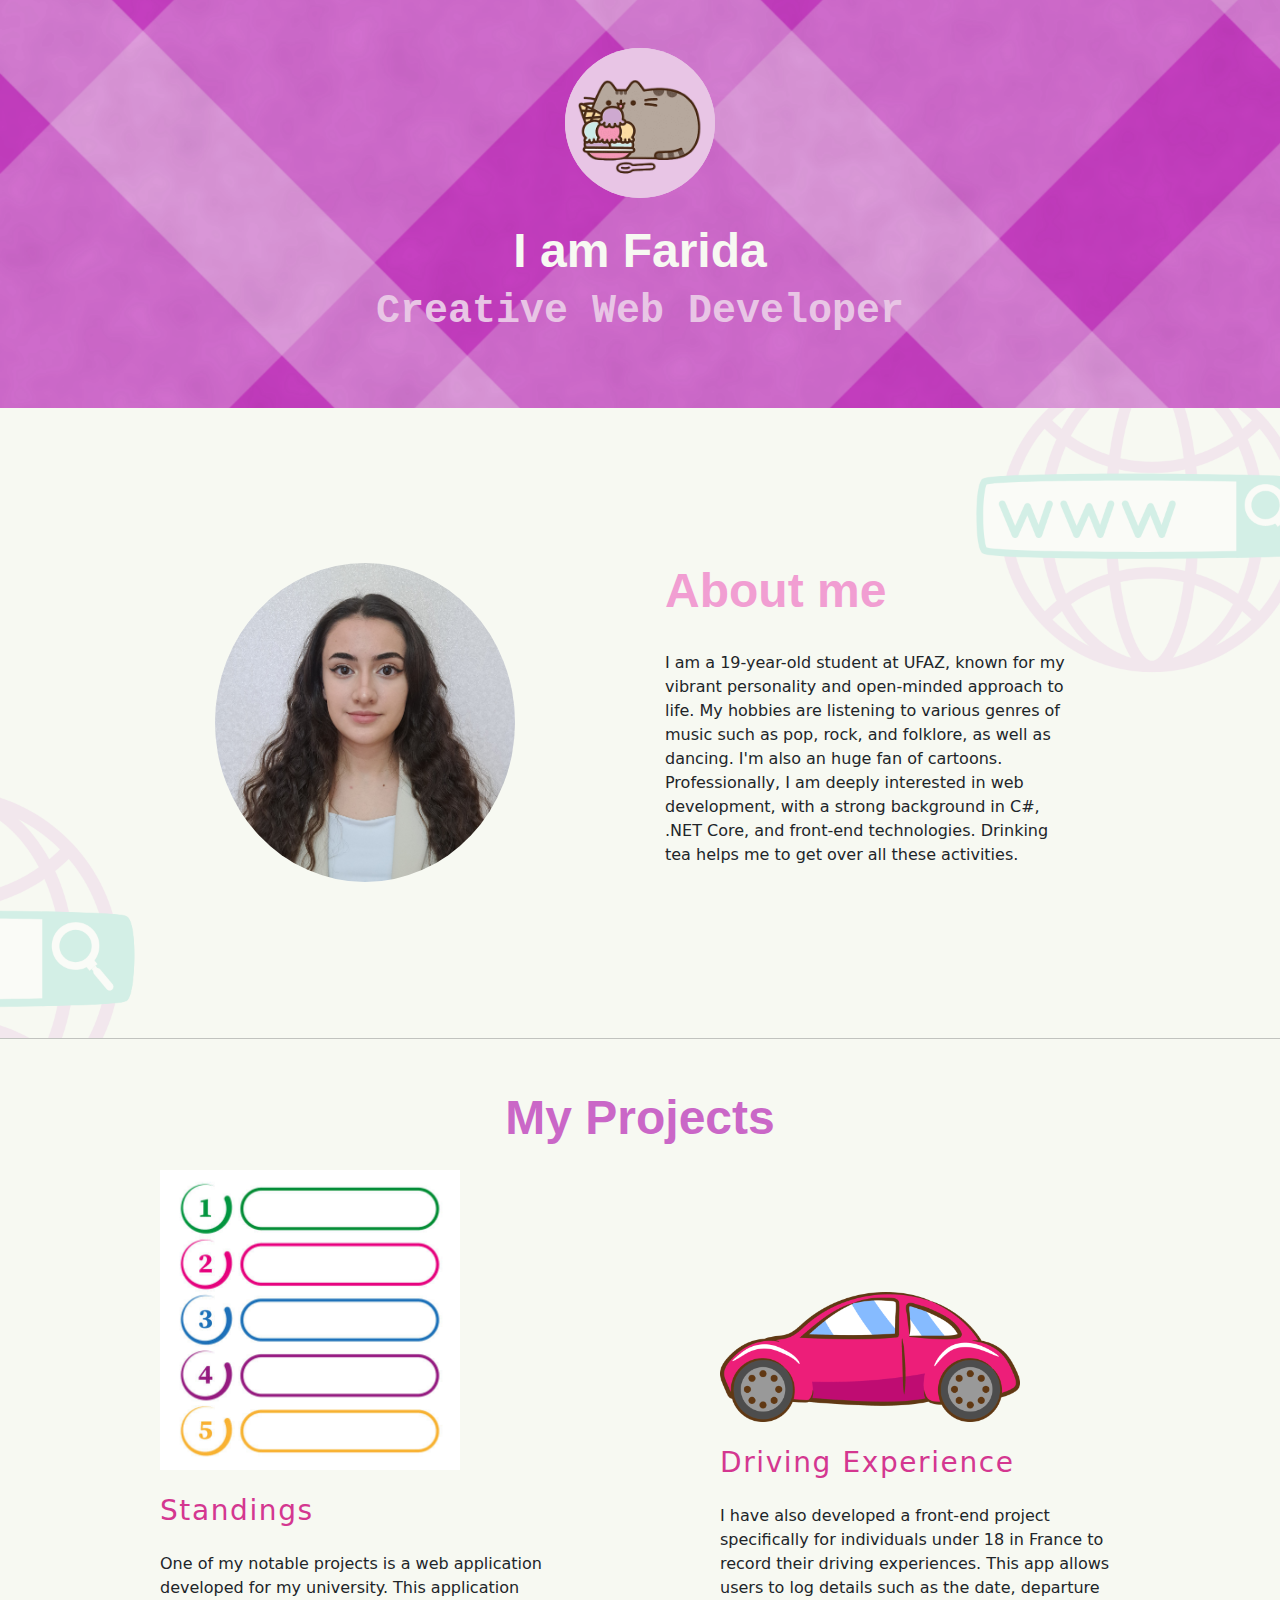
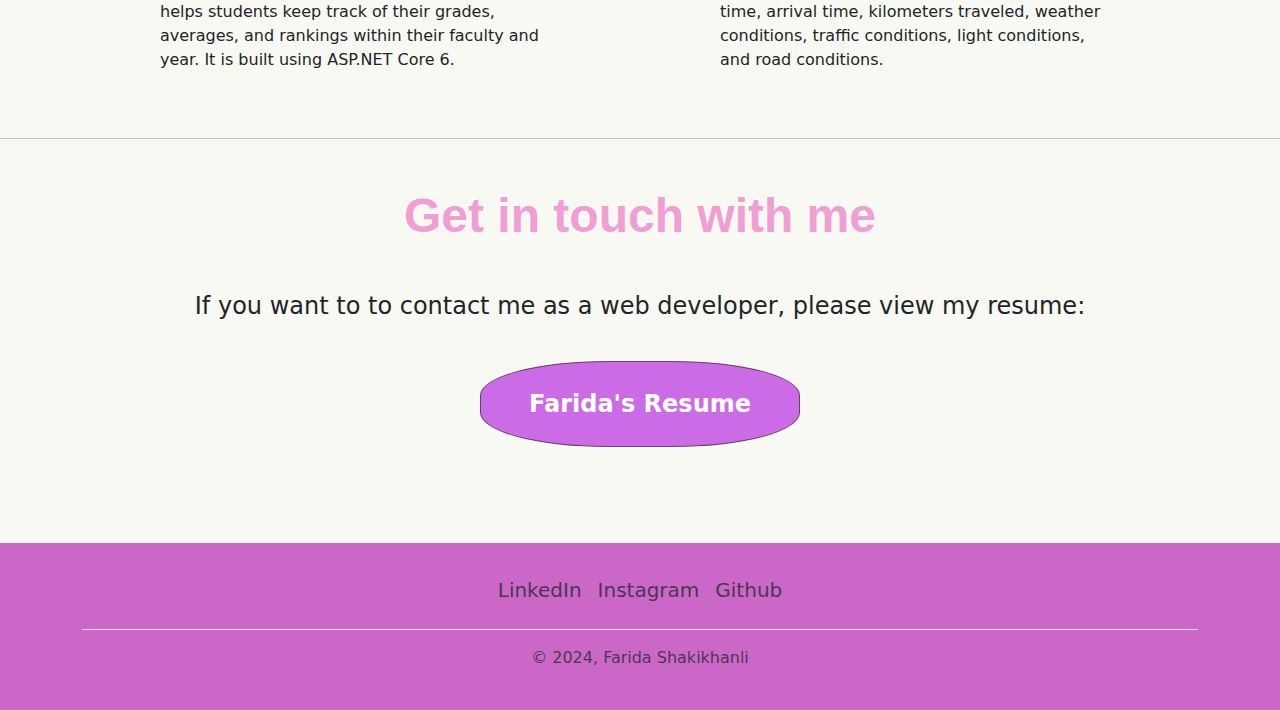
<file: index.html>
<!DOCTYPE html>
<html lang="en">
<head>
    <meta charset="UTF-8">
    <meta name="viewport" content="width=device-width, initial-scale=1.0">
    <title>Farida Shakikhanli</title>
    <link href="https://cdn.jsdelivr.net/npm/bootstrap@5.3.3/dist/css/bootstrap.min.css" rel="stylesheet" integrity="sha384-QWTKZyjpPEjISv5WaRU9OFeRpok6YctnYmDr5pNlyT2bRjXh0JMhjY6hW+ALEwIH" crossorigin="anonymous">
    <link href="./style.css" rel="stylesheet">
</head>
<body>
    <div id="hero" class="px-4 py-5 text-center">
        <img id="cat-img" class="d-block mx-auto mb-4" src="./assets/images/pusheen3.png" alt="" style="border-radius:50%; background-color: #E8C5E5;">
        <h1 class="display-5 fw-bold text-body-emphasis montserrat" style="color:#F7F9F2 !important">I am Farida</h1>
        <div class="col-lg-6 mx-auto">
          <h2 class="display-6 lead mb-4 roboto-mono fw-bold " style="color:#E8C5E5">Creative Web Developer</h2>
          <div class="d-grid gap-2 d-sm-flex justify-content-sm-center">
          </div>
        </div>
    </div>
    <div id="about-me-back">
            <img id="farida-img" src="./assets/images/faridapp.jpg"/>
            <div id="about-me-text">
                <h2 class="display-5 montserrat fw-bold" style="color:#F19ED2; margin-bottom: 2rem;">About me</h2>
                <p>I am a 19-year-old student at UFAZ, known for my vibrant personality and open-minded approach to life. My hobbies are listening to various genres of music such as pop, rock, and folklore, as well as dancing. I'm also an huge fan of cartoons. Professionally, I am deeply interested in web development, with a strong background in C#, .NET Core, and front-end technologies. Drinking tea helps me to get over all these activities.</p>
            </div>
    </div>
    <hr>
    <div id="my-projects">
        <h2 class="display-5 montserrat fw-bold my-4" style="color:#CA67C7; text-align: center;">My Projects</h2>
        <div id="my-projects-box">
            <div id="first-project">
                <img id="list-img" src="assets/images/list.png">
                <div id="first-project-text">
                    <H3 class="my-4" style="letter-spacing: 0.1rem;color:#D43790" >Standings</H3>
                    <P>One of my notable projects is a web ​application developed for my university. This ​application helps students keep track of their ​grades, averages, and rankings within their ​faculty and year. It is built using ASP.NET Core ​6.</P>
                </div>
            </div>
            <div id="second-project">
                <img id="car-img" src="assets/images/car-graphic-clipart-design-free-png.webp">
                <div id="second-project-text">
                    <h3 class="my-4" style="letter-spacing: 0.1rem;color:#D43790">Driving Experience</h3>
                    <P>I have also developed a front-end project ​specifically for individuals under 18 in France to ​record their driving experiences. This app allows ​users to log details such as the date, departure time, ​arrival time, kilometers traveled, weather ​conditions, traffic conditions, light conditions, and ​road conditions.</P>
                </div>
            </div>
        </div>
    </div>
    <hr>
    <div id="contact-part" class="text-center">
        <h2 class="display-5 montserrat fw-bold my-5" style="color:#F19ED2; text-align: center;">Get in touch with me </h2>
        <h4 style="text-align: center;">If you want to to contact me as a web developer, please view my resume:</h4>
        <a href="./public/resume.html" class="btn btn-primary btn-lg active fw-bold" style="border-color:#6D3A6C!important" role="button" aria-pressed="true">Farida's Resume</a>
    </div>
    <div id="footer-part"  style="background-color: #CA67C7;" >
        <div class="container">
            <footer class="py-4 mt-5" ">
                <ul class="nav justify-content-center border-bottom pb-3 mb-3" style="font-size:1.25rem">
                    <li class="nav-item"><a href="https://www.linkedin.com/in/farida-shakikhanli-2b161428a/" class="nav-link px-2 text-body-secondary">LinkedIn</a></li>
                    <li class="nav-item"><a href="https://www.instagram.com/notstrigiformes/" class="nav-link px-2 text-body-secondary">Instagram</a></li>
                    <li class="nav-item"><a href="https://github.com/justshfarida" class="nav-link px-2 text-body-secondary">Github</a></li>
                  </ul>
                  <p class="text-center text-body-secondary">© 2024, Farida Shakikhanli</p>
            </footer>
        </div>
    </div>
    
       
</body>
</html>
</file>
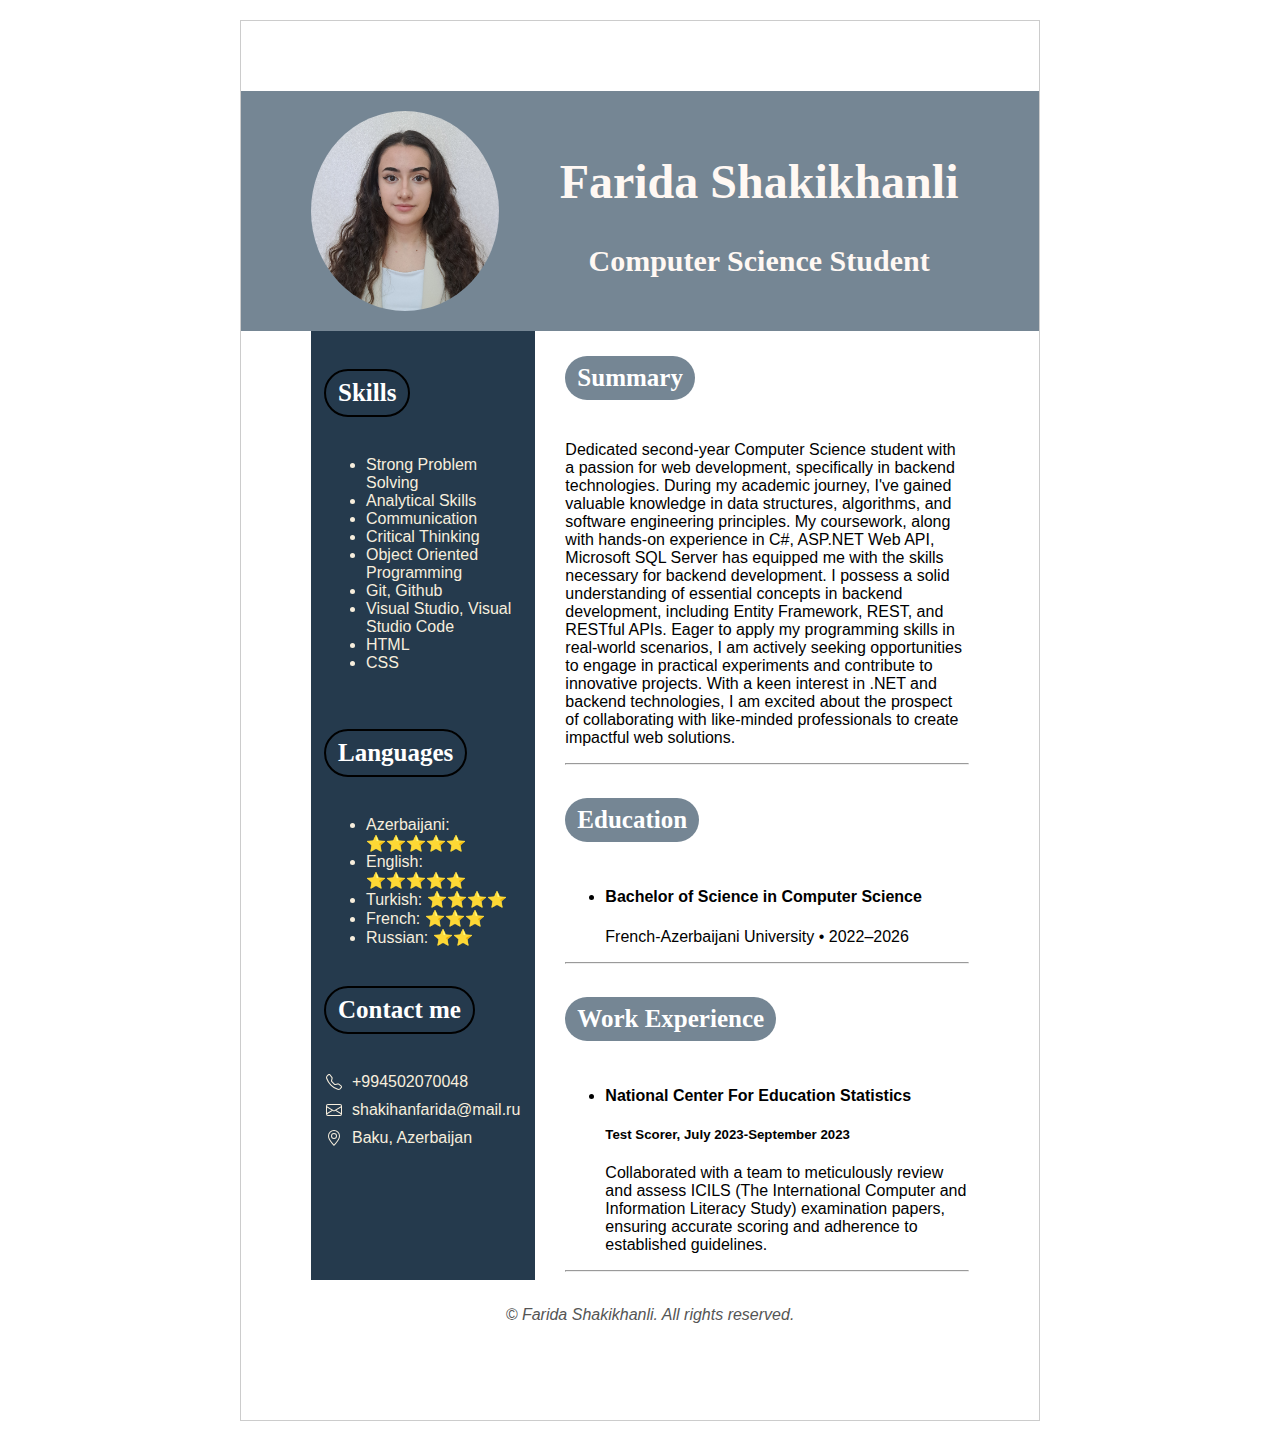
<file: public/resume.html>
<!DOCTYPE html>
    <html lang="en">
    <head>
        <meta charset="UTF-8">
        <title>My Resume</title>
        <link href="./css/resumestyle.css" rel="stylesheet">
    </head>
    <body>
        <div class="paper">
        <header>
            <img id="farida-img" src="../assets/images/faridapp.jpg" alt="Picture of Farida" height="200">
            <div id="intro">
                <h1>Farida Shakikhanli</h1>
                <h2>Computer Science Student</h2>
            </div>
        </header>
    
        <main>
            <div class="second">
            <h3 id="summary">Summary</h3>
            <p>
                Dedicated second-year Computer Science student with a passion for web development, specifically in backend technologies. 
                During my academic journey, I've gained valuable knowledge in data structures, algorithms, and software engineering principles. 
                My coursework, along with hands-on experience in C#, ASP.NET Web API, Microsoft SQL Server has equipped me with the skills necessary for backend development.
                I possess a solid understanding of essential concepts in backend development, including Entity Framework, REST, and RESTful APIs. Eager to apply my programming skills in real-world scenarios,
                I am actively seeking opportunities to engage in practical experiments and contribute to innovative projects. With a keen interest in .NET and backend technologies, I am excited about the prospect of collaborating with like-minded professionals to create impactful web solutions.
            </p>
            <hr/>
            <h3>Education</h3>
            <ul>
                <li>
                    <h4>Bachelor of Science in Computer Science</h4>
                    <p>French-Azerbaijani University • 2022–2026</p>
                </li>
            </ul>
            <hr/>
            <h3>Work Experience</h3>
            <ul>
                <li>
                    <h4>National Center For Education Statistics</h4>
                    <p><h5>Test Scorer, July 2023-September 2023</h5>
                    Collaborated with a team to meticulously review and assess ICILS (The International Computer and Information Literacy Study) examination papers, ensuring accurate scoring and adherence to established guidelines.
                    </p>
                </li>
            </ul>
            <hr/>
        </div>
        <div class="first">
            <div class="skills">
                <h3>Skills</h3>
                <ul>
                    <li>Strong Problem Solving</li>
                    <li>Analytical Skills</li>
                    <li>Communication</li>
                    <li>Critical Thinking</li>
                    <li>Object Oriented Programming</li>
                    <li>Git, Github</li>
                    <li>Visual Studio, Visual Studio Code</li>
                    <li>HTML</li>
                    <li>CSS</li>
                </ul>
            </div>
            <br/>
            <div class="languages">
                <h3>Languages</h3>
                <ul>
                    <li>Azerbaijani: ⭐️⭐️⭐️⭐️⭐️</li>
                    <li>English: ⭐️⭐️⭐️⭐️⭐️</li>
                    <li>Turkish: ⭐️⭐️⭐️⭐️</li>
                    <li>French: ⭐️⭐️⭐️</li>
                    <li>Russian: ⭐️⭐️</li>
                </ul>
            </div>
            <div class="contact"> 
                <h3>Contact me</h3>
                <ul>
                    <li><svg class="icon" xmlns="http://www.w3.org/2000/svg" width="16" height="16" fill="currentColor" viewBox="0 0 16 16">
                            <path d="M3.654 1.328a.678.678 0 0 0-1.015-.063L1.605 2.3c-.483.484-.661 1.169-.45 1.77a17.6 17.6 0 0 0 4.168 6.608 17.6 17.6 0 0 0 6.608 4.168c.601.211 1.286.033 1.77-.45l1.034-1.034a.678.678 0 0 0-.063-1.015l-2.307-1.794a.68.68 0 0 0-.58-.122l-2.19.547a1.75 1.75 0 0 1-1.657-.459L5.482 8.062a1.75 1.75 0 0 1-.46-1.657l.548-2.19a.68.68 0 0 0-.122-.58zM1.884.511a1.745 1.745 0 0 1 2.612.163L6.29 2.98c.329.423.445.974.315 1.494l-.547 2.19a.68.68 0 0 0 .178.643l2.457 2.457a.68.68 0 0 0 .644.178l2.189-.547a1.75 1.75 0 0 1 1.494.315l2.306 1.794c.829.645.905 1.87.163 2.611l-1.034 1.034c-.74.74-1.846 1.065-2.877.702a18.6 18.6 0 0 1-7.01-4.42 18.6 18.6 0 0 1-4.42-7.009c-.362-1.03-.037-2.137.703-2.877z"/>
                          </svg> +994502070048</li>
                    <li><svg class="icon" xmlns="http://www.w3.org/2000/svg" width="16" height="16" fill="currentColor" viewBox="0 0 16 16">
                            <path d="M0 4a2 2 0 0 1 2-2h12a2 2 0 0 1 2 2v8a2 2 0 0 1-2 2H2a2 2 0 0 1-2-2zm2-1a1 1 0 0 0-1 1v.217l7 4.2 7-4.2V4a1 1 0 0 0-1-1zm13 2.383-4.708 2.825L15 11.105zm-.034 6.876-5.64-3.471L8 9.583l-1.326-.795-5.64 3.47A1 1 0 0 0 2 13h12a1 1 0 0 0 .966-.741M1 11.105l4.708-2.897L1 5.383z"/>
                          </svg> shakihanfarida@mail.ru</li>
                    <li><svg class="icon" xmlns="http://www.w3.org/2000/svg" width="16" height="16" fill="currentColor" viewBox="0 0 16 16">
                            <path d="M12.166 8.94c-.524 1.062-1.234 2.12-1.96 3.07A32 32 0 0 1 8 14.58a32 32 0 0 1-2.206-2.57c-.726-.95-1.436-2.008-1.96-3.07C3.304 7.867 3 6.862 3 6a5 5 0 0 1 10 0c0 .862-.305 1.867-.834 2.94M8 16s6-5.686 6-10A6 6 0 0 0 2 6c0 4.314 6 10 6 10"/>
                            <path d="M8 8a2 2 0 1 1 0-4 2 2 0 0 1 0 4m0 1a3 3 0 1 0 0-6 3 3 0 0 0 0 6"/>
                          </svg> Baku, Azerbaijan</li>
                </ul>
            </div>
            
        </div>
        </main>
        <footer>
            <address>
                <p>© Farida Shakikhanli. All rights reserved.</p>
            </address>
        </footer>
    </body>
</div>
    </html>
</file>
<file: style.css>
#hero {
    background-image: url("./assets/images/hero.png");
    background-size: cover;
    background-position: center;
    background-repeat: no-repeat;
}

.montserrat {
    font-family: 'Montserrat', sans-serif;
}

.roboto-mono {
    font-family: 'Roboto Mono', monospace;
}

body {
    background-color: #F7F9F2;
}

#about-me-back {
    background-image: url("./assets/images/webwall.png");
    background-size: cover;
    background-repeat: no-repeat;
    height: 70vh;
    display: flex;
    justify-content: center;
    align-items: center;
    flex-wrap: wrap;
    column-gap: 150px;
    padding: 20px; /* Add padding to create space */

}

#farida-img {
    border-radius: 50%;
    width:100%;
    max-width: 300px;
    flex: 1 1 auto;
     /* Flex shorthand for grow, shrink, basis */
}

#about-me-text {
    flex: 0 1 400px;
}
#cat-img
{
    width: 100%;
    max-width: 150px;

}
@media (max-width:847px) {
    #about-me-back
    {
        margin-top: 5vh;
        height:auto;
    }
    #about-me-text
    {
        text-align: center;
        margin-top: 20px; /* Add margin to separate elements */
    }
}
#my-projects {
    margin-top: 50px; 
    margin-bottom: 50px;/* Add margin to create space from the previous section */
}
#my-projects-box
{
    display: flex;
    flex-wrap:wrap;
    justify-content: space-evenly;
    height: auto; /* Adjust height to auto to avoid fixed height issues */  
    align-items: end;
}
#first-project, #second-project
{
    flex:0 1 400px;
}
#car-img, #list-img
{
    max-width:300px;
    width:100%;

}
hr{
    margin:0;
}
.btn{
    background-color: #CB6CE6 !important;
    margin-top: 2rem;
    margin-bottom: 3rem;
    border-radius: 40%;
    padding: 1.5rem 3rem; /* Increase padding for a larger button */
    font-size:1.5rem;
    
}
</file>
<file: public/css/resumestyle.css>
body {
    font-family: 'Source Sans Pro', sans-serif;
    margin: 20px auto;
    padding: 70px;
    border: 1px solid #ccc;
    background-color: #fff;
    width: 800px;
    box-sizing: border-box;
}

header {
    background-color:#758694;/*:#008DDA;*/
    padding: 20px;
    margin-left: -70px; /* Counteract the body's padding */
    margin-right: -70px; /* Counteract the body's padding */
}
/* Styling for footer */
footer {
    text-align: center;
    padding: 10px;
    color: #555;
    width: 100%;
    margin-top: auto; /* Push to bottom */
}
#farida-img {
    float: left;
    margin-left: 50px;
    border-radius: 50%;
}

#intro {
    display: flex;
    justify-content: center;
    align-items: center;
    flex-direction: column;
    height: 200px;
}

h1, h2, h3 {
    font-family: 'Times New Roman', Times, serif;
}

h1 {
    font-size: 48px;
    margin: 15px;
    margin-top: 30px;
    color:#FFF8F3
}

h2 {
    margin: 20px;
    font-size: 30px;
    color:#FFF8F3

}
h3{
    font-size: 25px;
    color:white;
    background-color: #758694;
    display: inline-block;
    padding: 8px 12px; /* Adjust padding as needed for spacing around text */
    border-radius: 40px; /* Optional: Adds rounded corners */
}
.first h3{
    background-color: #253A4D;
    outline: 2px solid black; /* Adjust the width (2px) and color (black) as needed */

}
main{
    display: flex;
    flex-direction: row ;
}
.second
{
    order:1;
}
.first {
    margin-right: 30px;
    background-color: #253A4D;
    color: #F7EEDD;
    padding: 15px;    
}
.contact ul{
    list-style-type: none;
    padding: 0;
}
.contact, .skills, .languages, .second {
     width: 100%; /* Ensure it takes full width of its container */
}
.contact ul li {
    display: flex; /* Use flexbox for icon and text alignment */
    align-items: center; /* Center items vertically */
    margin-bottom: 10px; /* Adjust margin between list items */
}
.contact ul li .icon {
    margin-right: 10px; /* Add spacing between icon and text */
}
</file>
